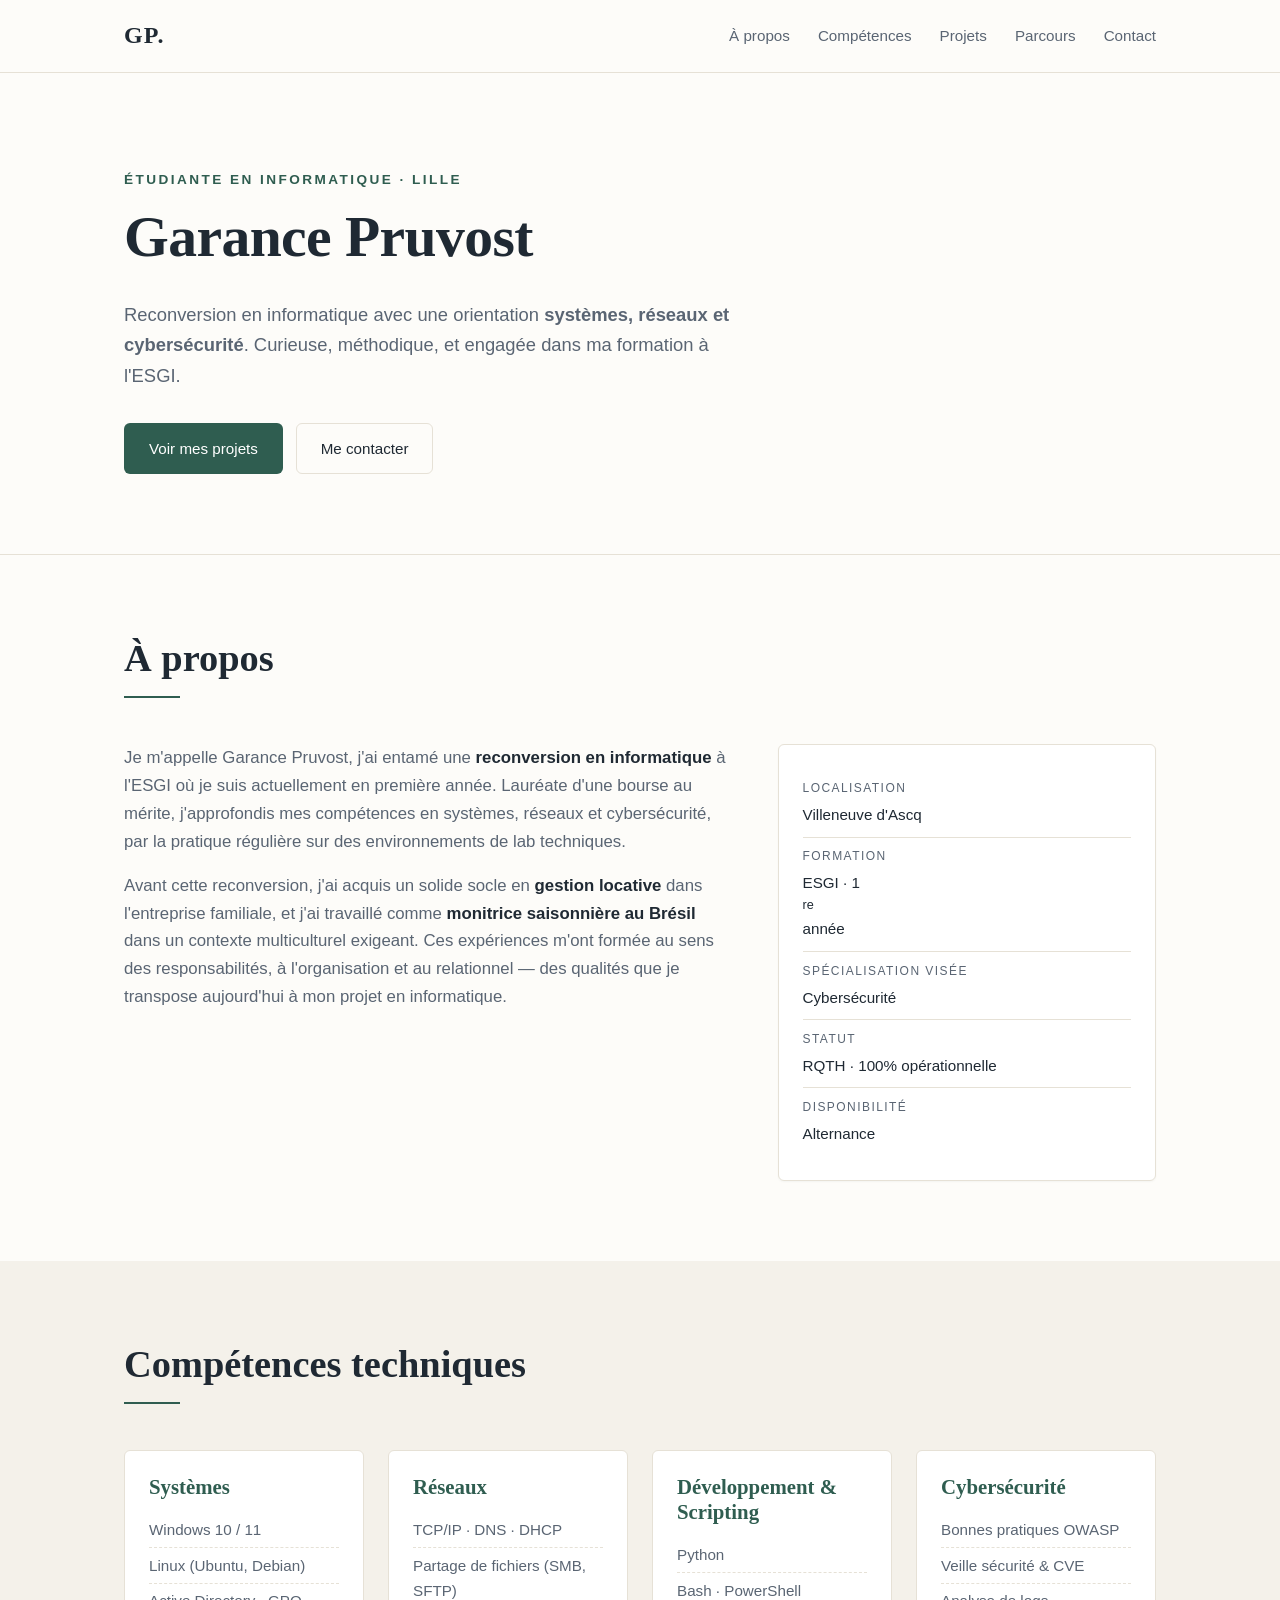
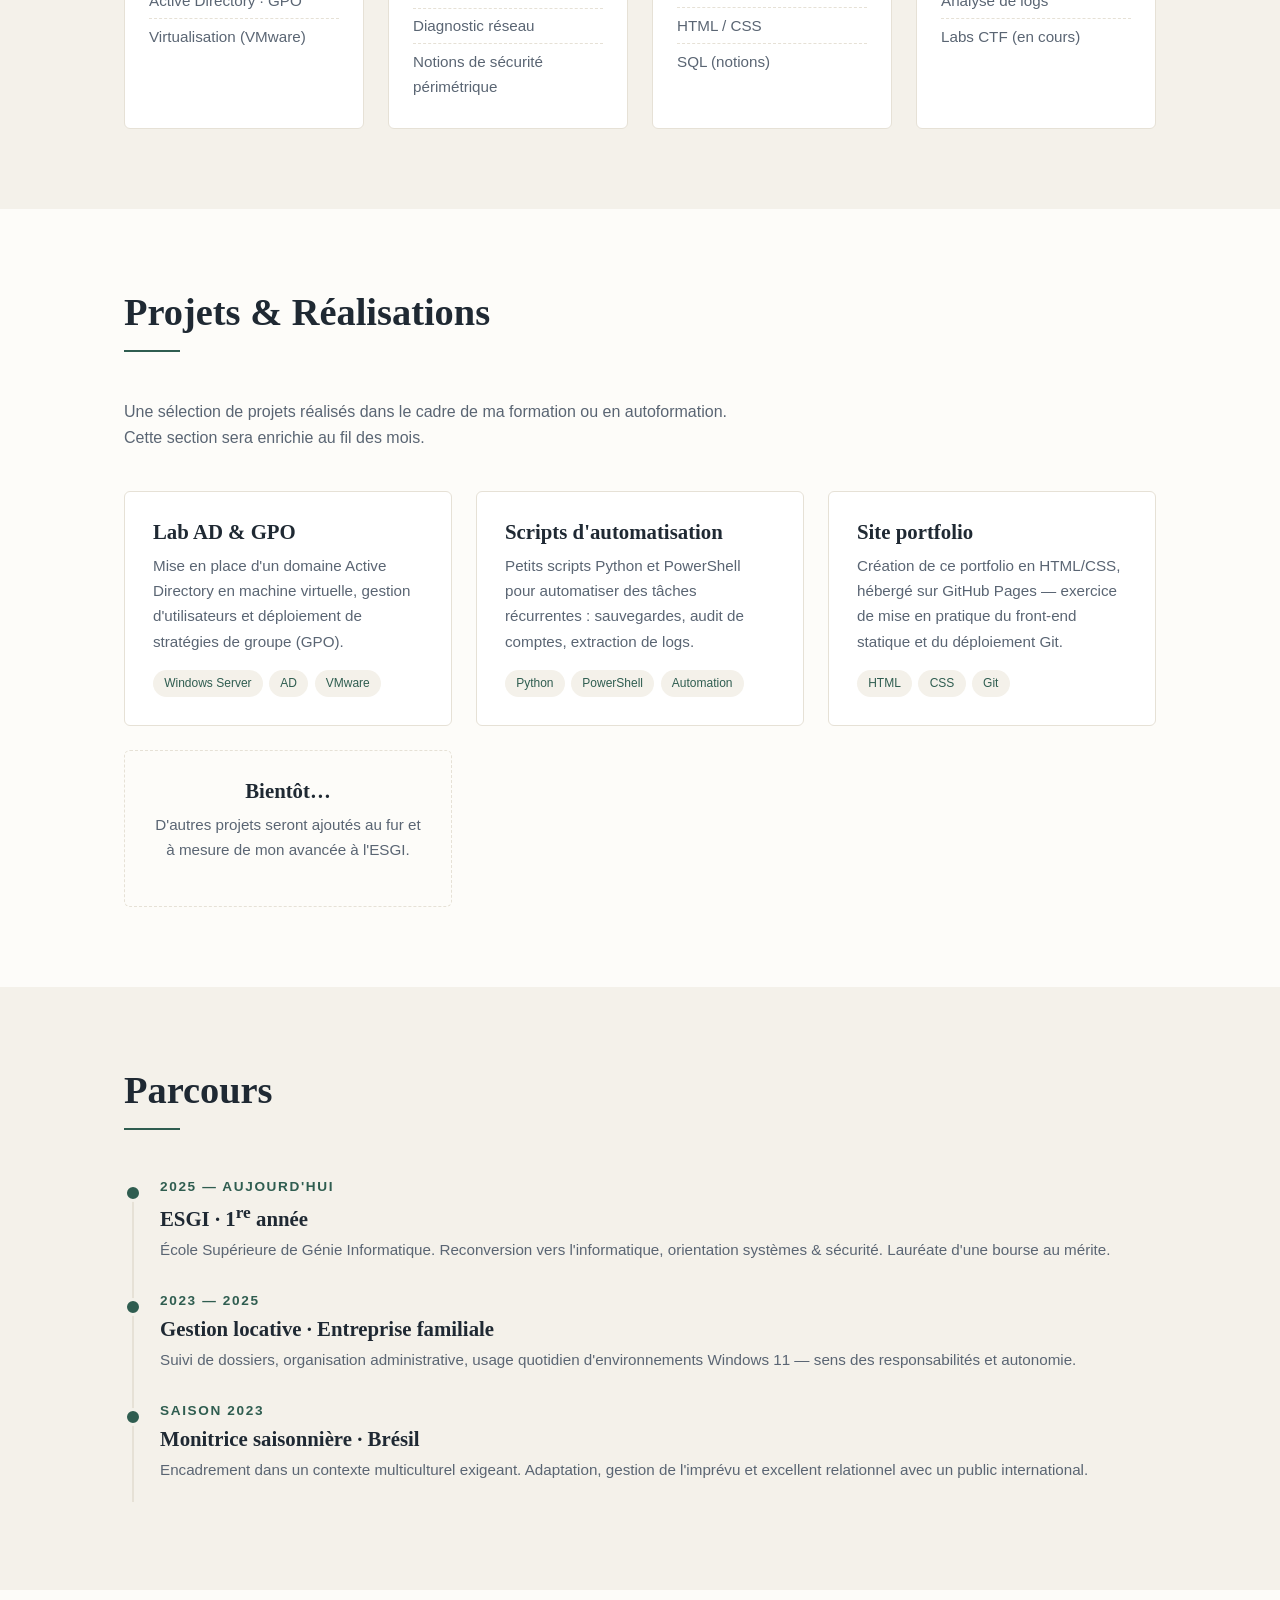
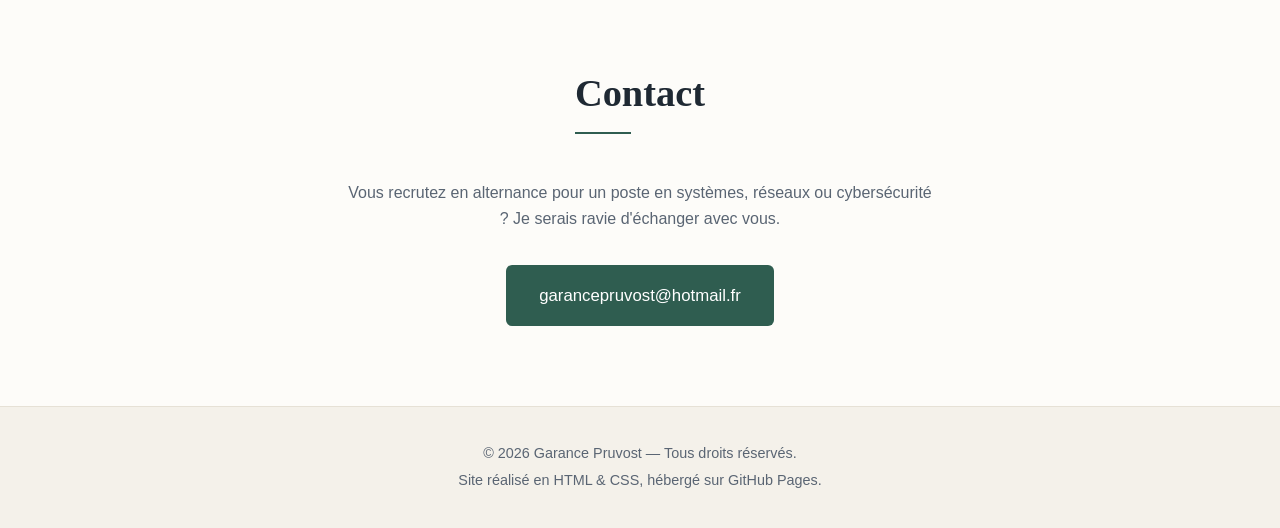
<file: index.html>
<!DOCTYPE html>
<html lang="fr">
<head>
  <meta charset="UTF-8" />
  <meta name="viewport" content="width=device-width, initial-scale=1.0" />
  <title>Garance Pruvost — Portfolio</title>
  <meta name="description" content="Portfolio de Garance Pruvost, étudiante en informatique à l'ESGI, orientée systèmes, réseaux et cybersécurité." />
  <link rel="stylesheet" href="style.css" />
</head>
<body>

  <header class="site-header">
    <nav class="nav">
      <a href="#hero" class="logo">GP.</a>
      <ul class="nav-links">
        <li><a href="#about">À propos</a></li>
        <li><a href="#skills">Compétences</a></li>
        <li><a href="#projects">Projets</a></li>
        <li><a href="#education">Parcours</a></li>
        <li><a href="#contact">Contact</a></li>
      </ul>
    </nav>
  </header>

  <main>

    <section id="hero" class="hero">
      <div class="container">
        <p class="hero-eyebrow">Étudiante en informatique · Lille</p>
        <h1>Garance Pruvost</h1>
        <p class="hero-tagline">
          Reconversion en informatique avec une orientation
          <strong>systèmes, réseaux et cybersécurité</strong>.
          Curieuse, méthodique, et engagée dans ma formation à l'ESGI.
        </p>
        <div class="hero-actions">
          <a href="#projects" class="btn btn-primary">Voir mes projets</a>
          <a href="#contact" class="btn btn-ghost">Me contacter</a>
        </div>
      </div>
    </section>

    <section id="about" class="section">
      <div class="container">
        <h2>À propos</h2>
        <div class="about-grid">
          <div class="about-text">
            <p>
              Je m'appelle Garance Pruvost, j'ai entamé une <strong>reconversion en informatique</strong>
              à l'ESGI où je suis actuellement en première année.
              Lauréate d'une bourse au mérite, j'approfondis mes compétences en
              systèmes, réseaux et cybersécurité, par la pratique régulière sur
              des environnements de lab techniques.
            </p>
            <p>
              Avant cette reconversion, j'ai acquis un solide socle en
              <strong>gestion locative</strong> dans l'entreprise familiale,
              et j'ai travaillé comme <strong>monitrice saisonnière au Brésil</strong>
              dans un contexte multiculturel exigeant. Ces expériences m'ont
              formée au sens des responsabilités, à l'organisation et au
              relationnel — des qualités que je transpose aujourd'hui à mon
              projet en informatique.
            </p>
          </div>
          <aside class="about-card">
            <ul class="about-facts">
              <li><span>Localisation</span>Villeneuve d'Ascq</li>
              <li><span>Formation</span>ESGI · 1<sup>re</sup> année</li>
              <li><span>Spécialisation visée</span>Cybersécurité</li>
              <li><span>Statut</span>RQTH · 100% opérationnelle</li>
              <li><span>Disponibilité</span>Alternance</li>
            </ul>
          </aside>
        </div>
      </div>
    </section>

    <section id="skills" class="section section-alt">
      <div class="container">
        <h2>Compétences techniques</h2>
        <div class="skills-grid">

          <div class="skill-card">
            <h3>Systèmes</h3>
            <ul>
              <li>Windows 10 / 11</li>
              <li>Linux (Ubuntu, Debian)</li>
              <li>Active Directory · GPO</li>
              <li>Virtualisation (VMware)</li>
            </ul>
          </div>

          <div class="skill-card">
            <h3>Réseaux</h3>
            <ul>
              <li>TCP/IP · DNS · DHCP</li>
              <li>Partage de fichiers (SMB, SFTP)</li>
              <li>Diagnostic réseau</li>
              <li>Notions de sécurité périmétrique</li>
            </ul>
          </div>

          <div class="skill-card">
            <h3>Développement &amp; Scripting</h3>
            <ul>
              <li>Python</li>
              <li>Bash · PowerShell</li>
              <li>HTML / CSS</li>
              <li>SQL (notions)</li>
            </ul>
          </div>

          <div class="skill-card">
            <h3>Cybersécurité</h3>
            <ul>
              <li>Bonnes pratiques OWASP</li>
              <li>Veille sécurité &amp; CVE</li>
              <li>Analyse de logs</li>
              <li>Labs CTF (en cours)</li>
            </ul>
          </div>

        </div>
      </div>
    </section>

    <section id="projects" class="section">
      <div class="container">
        <h2>Projets &amp; Réalisations</h2>
        <p class="section-intro">
          Une sélection de projets réalisés dans le cadre de ma formation
          ou en autoformation. Cette section sera enrichie au fil des
          mois.
        </p>

        <div class="projects-grid">

          <article class="project-card">
            <h3>Lab AD &amp; GPO</h3>
            <p>
              Mise en place d'un domaine Active Directory en machine
              virtuelle, gestion d'utilisateurs et déploiement de
              stratégies de groupe (GPO).
            </p>
            <ul class="tags">
              <li>Windows Server</li>
              <li>AD</li>
              <li>VMware</li>
            </ul>
          </article>

          <article class="project-card">
            <h3>Scripts d'automatisation</h3>
            <p>
              Petits scripts Python et PowerShell pour automatiser des
              tâches récurrentes : sauvegardes, audit de comptes,
              extraction de logs.
            </p>
            <ul class="tags">
              <li>Python</li>
              <li>PowerShell</li>
              <li>Automation</li>
            </ul>
          </article>

          <article class="project-card">
            <h3>Site portfolio</h3>
            <p>
              Création de ce portfolio en HTML/CSS, hébergé sur GitHub
              Pages — exercice de mise en pratique du front-end statique
              et du déploiement Git.
            </p>
            <ul class="tags">
              <li>HTML</li>
              <li>CSS</li>
              <li>Git</li>
            </ul>
          </article>

          <article class="project-card project-card-placeholder">
            <h3>Bientôt…</h3>
            <p>
              D'autres projets seront ajoutés au fur et à mesure de mon
              avancée à l'ESGI.
            </p>
          </article>

        </div>
      </div>
    </section>

    <section id="education" class="section section-alt">
      <div class="container">
        <h2>Parcours</h2>
        <ol class="timeline">

          <li class="timeline-item">
            <div class="timeline-date">2025 — aujourd'hui</div>
            <div class="timeline-body">
              <h3>ESGI · 1<sup>re</sup> année</h3>
              <p>
                École Supérieure de Génie Informatique. Reconversion vers
                l'informatique, orientation systèmes &amp; sécurité.
                Lauréate d'une bourse au mérite.
              </p>
            </div>
          </li>

          <li class="timeline-item">
            <div class="timeline-date">2023 — 2025</div>
            <div class="timeline-body">
              <h3>Gestion locative · Entreprise familiale</h3>
              <p>
                Suivi de dossiers, organisation administrative, usage
                quotidien d'environnements Windows 11 — sens des
                responsabilités et autonomie.
              </p>
            </div>
          </li>

          <li class="timeline-item">
            <div class="timeline-date">Saison 2023</div>
            <div class="timeline-body">
              <h3>Monitrice saisonnière · Brésil</h3>
              <p>
                Encadrement dans un contexte multiculturel exigeant.
                Adaptation, gestion de l'imprévu et excellent relationnel
                avec un public international.
              </p>
            </div>
          </li>

        </ol>
      </div>
    </section>

    <section id="contact" class="section">
      <div class="container contact-container">
        <h2>Contact</h2>
        <p>
          Vous recrutez en alternance pour un poste en systèmes,
          réseaux ou cybersécurité ? Je serais ravie d'échanger avec
          vous.
        </p>
        <a class="btn btn-primary btn-lg" href="mailto:garancepruvost@hotmail.fr">
          garancepruvost@hotmail.fr
        </a>
      </div>
    </section>

  </main>

  <footer class="site-footer">
    <div class="container">
      <p>&copy; <span id="year"></span> Garance Pruvost — Tous droits réservés.</p>
      <p class="footer-small">Site réalisé en HTML &amp; CSS, hébergé sur GitHub Pages.</p>
    </div>
  </footer>

  <script>
    document.getElementById('year').textContent = new Date().getFullYear();
  </script>

</body>
</html>
</file>
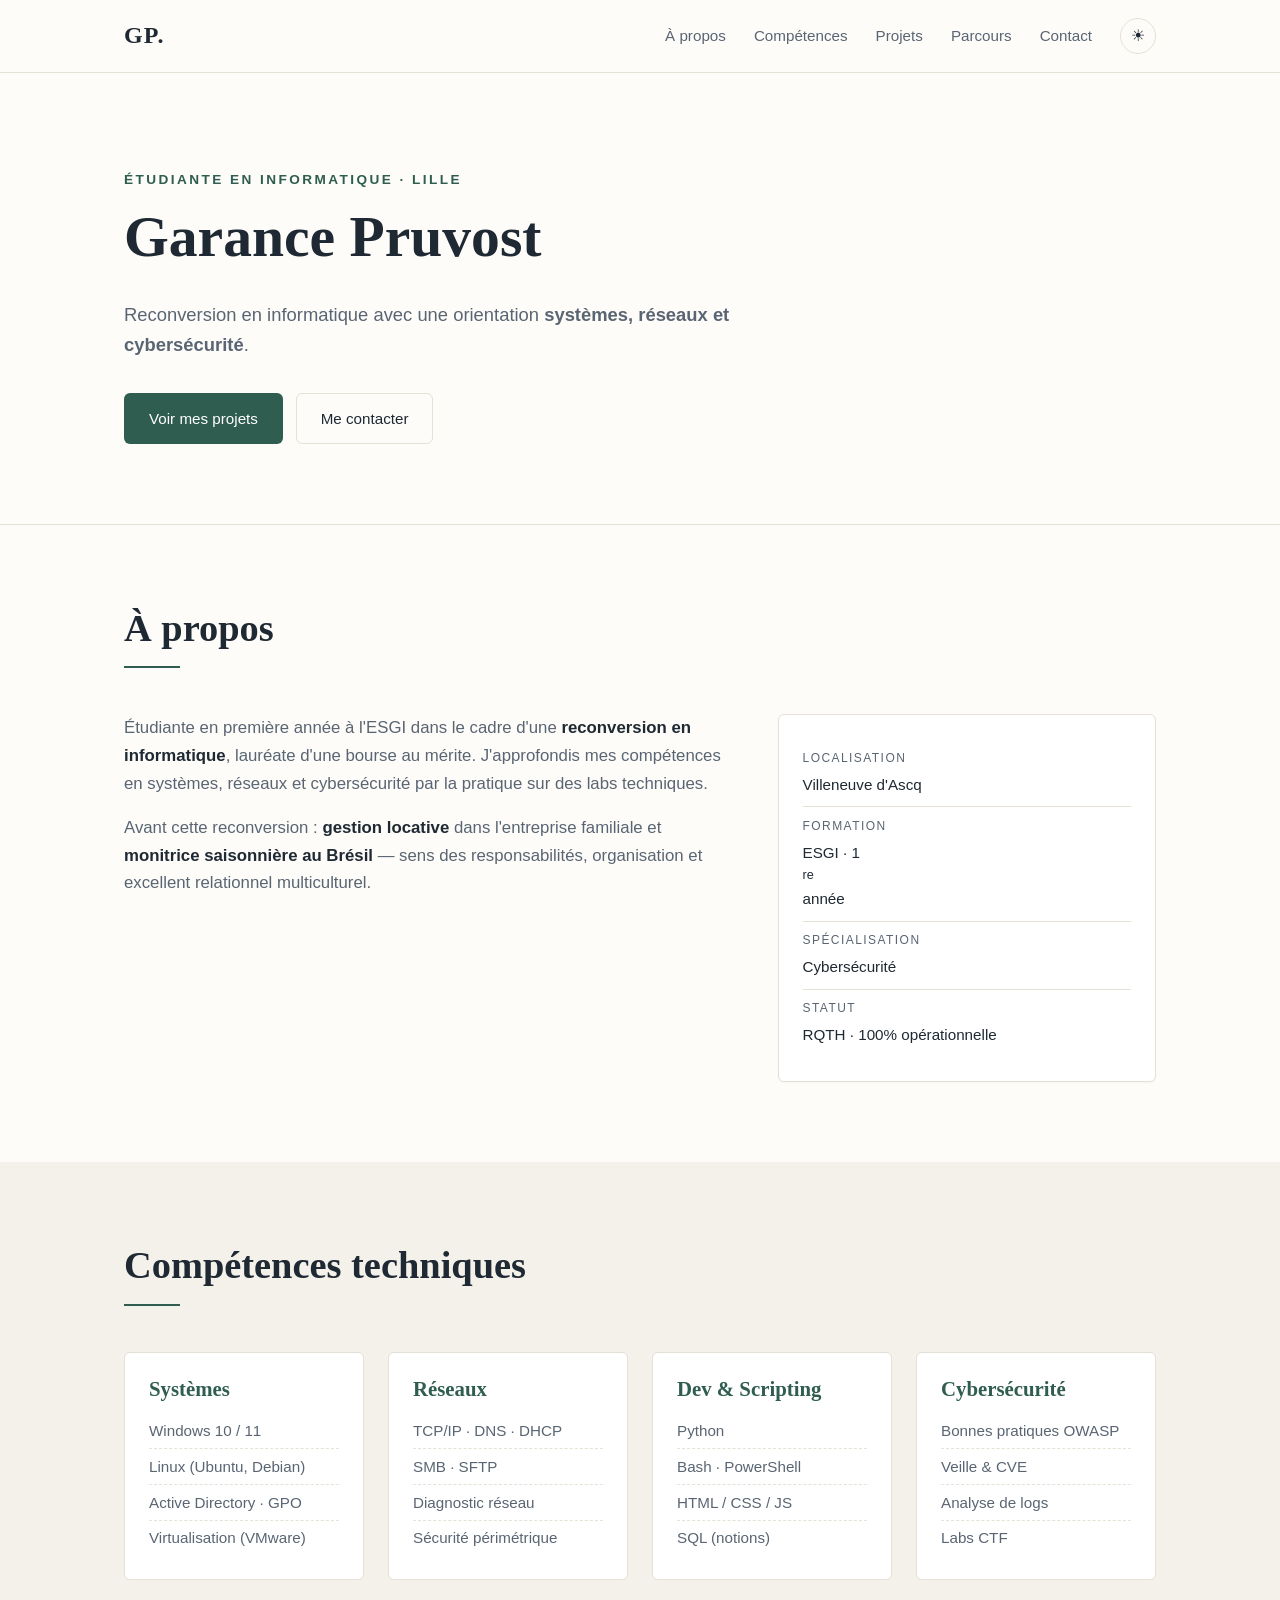
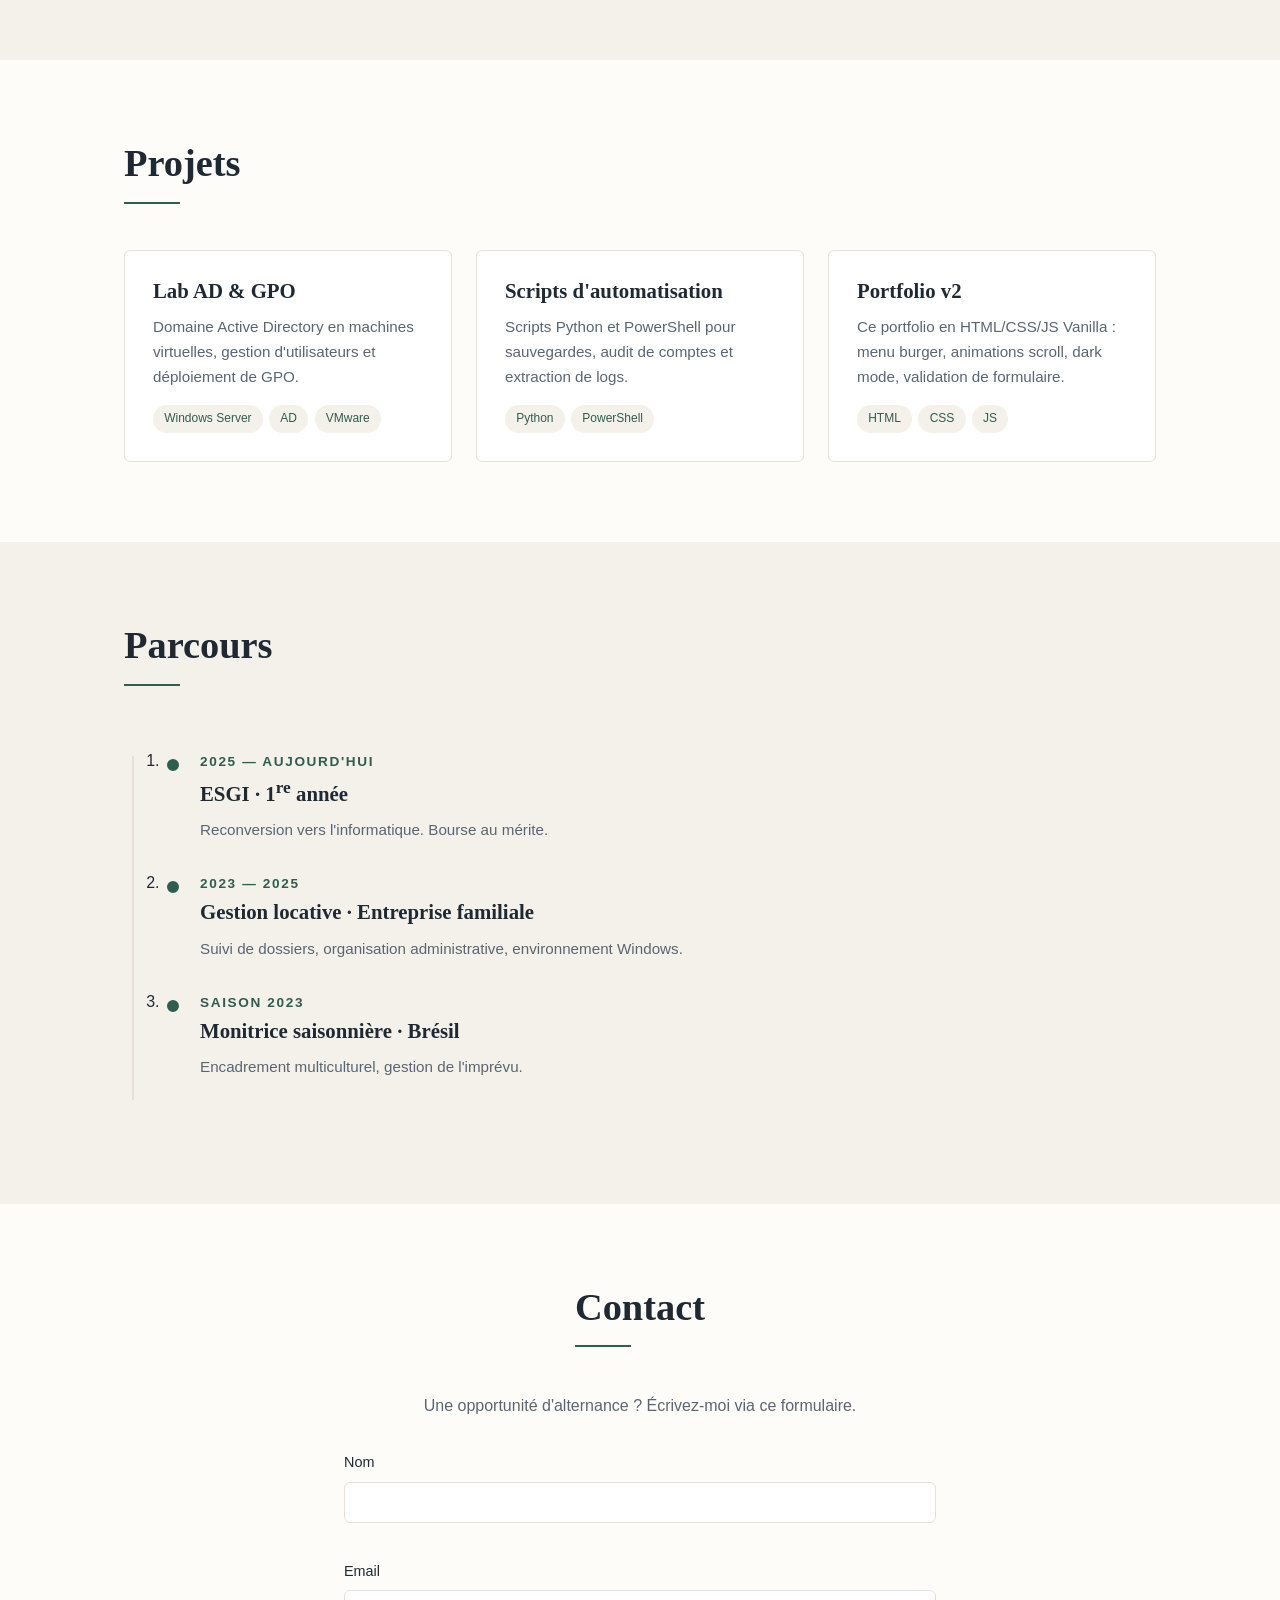
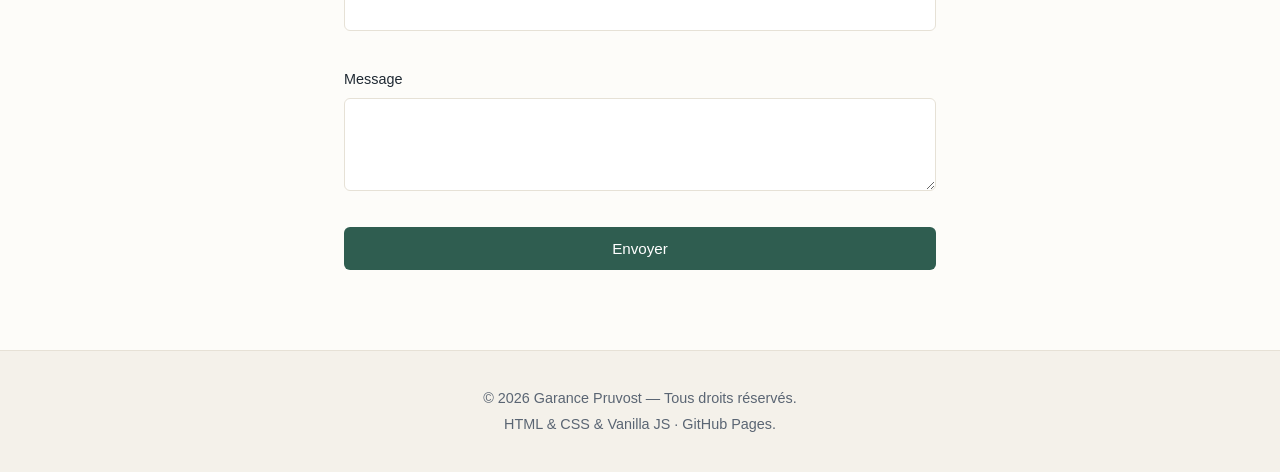
<file: PROMPT 2/index.html>
<!DOCTYPE html>
<html lang="fr">
<head>
  <meta charset="UTF-8" />
  <meta name="viewport" content="width=device-width, initial-scale=1.0" />
  <title>Garance Pruvost — Portfolio</title>
  <meta name="description" content="Portfolio de Garance Pruvost, étudiante en informatique à l'ESGI, orientée systèmes, réseaux et cybersécurité." />
  <link rel="stylesheet" href="style.css" />
</head>
<body>

  <header class="site-header">
    <nav class="nav container">
      <a href="#hero" class="logo">GP.</a>

      <button id="menu-toggle" class="menu-toggle" aria-label="Ouvrir le menu" aria-expanded="false">
        <span></span><span></span><span></span>
      </button>

      <ul id="nav-links" class="nav-links">
        <li><a href="#about">À propos</a></li>
        <li><a href="#skills">Compétences</a></li>
        <li><a href="#projects">Projets</a></li>
        <li><a href="#education">Parcours</a></li>
        <li><a href="#contact">Contact</a></li>
        <li>
          <button id="theme-toggle" class="theme-toggle" aria-label="Basculer le thème">
            <span class="theme-icon">☀</span>
          </button>
        </li>
      </ul>
    </nav>
  </header>

  <main>

    <section id="hero" class="hero reveal">
      <div class="container">
        <p class="hero-eyebrow">Étudiante en informatique · Lille</p>
        <h1>Garance Pruvost</h1>
        <p class="hero-tagline">
          Reconversion en informatique avec une orientation
          <strong>systèmes, réseaux et cybersécurité</strong>.
        </p>
        <div class="hero-actions">
          <a href="#projects" class="btn btn-primary">Voir mes projets</a>
          <a href="#contact" class="btn btn-ghost">Me contacter</a>
        </div>
      </div>
    </section>

    <section id="about" class="section reveal">
      <div class="container">
        <h2>À propos</h2>
        <div class="about-grid">
          <div class="about-text">
            <p>
              Étudiante en première année à l'ESGI dans le cadre d'une
              <strong>reconversion en informatique</strong>, lauréate
              d'une bourse au mérite. J'approfondis mes compétences en
              systèmes, réseaux et cybersécurité par la pratique sur des
              labs techniques.
            </p>
            <p>
              Avant cette reconversion : <strong>gestion locative</strong>
              dans l'entreprise familiale et <strong>monitrice
              saisonnière au Brésil</strong> — sens des responsabilités,
              organisation et excellent relationnel multiculturel.
            </p>
          </div>
          <aside class="about-card">
            <ul class="about-facts">
              <li><span>Localisation</span>Villeneuve d'Ascq</li>
              <li><span>Formation</span>ESGI · 1<sup>re</sup> année</li>
              <li><span>Spécialisation</span>Cybersécurité</li>
              <li><span>Statut</span>RQTH · 100% opérationnelle</li>
            </ul>
          </aside>
        </div>
      </div>
    </section>

    <section id="skills" class="section section-alt reveal">
      <div class="container">
        <h2>Compétences techniques</h2>
        <div class="skills-grid">
          <div class="skill-card">
            <h3>Systèmes</h3>
            <ul>
              <li>Windows 10 / 11</li>
              <li>Linux (Ubuntu, Debian)</li>
              <li>Active Directory · GPO</li>
              <li>Virtualisation (VMware)</li>
            </ul>
          </div>
          <div class="skill-card">
            <h3>Réseaux</h3>
            <ul>
              <li>TCP/IP · DNS · DHCP</li>
              <li>SMB · SFTP</li>
              <li>Diagnostic réseau</li>
              <li>Sécurité périmétrique</li>
            </ul>
          </div>
          <div class="skill-card">
            <h3>Dev &amp; Scripting</h3>
            <ul>
              <li>Python</li>
              <li>Bash · PowerShell</li>
              <li>HTML / CSS / JS</li>
              <li>SQL (notions)</li>
            </ul>
          </div>
          <div class="skill-card">
            <h3>Cybersécurité</h3>
            <ul>
              <li>Bonnes pratiques OWASP</li>
              <li>Veille &amp; CVE</li>
              <li>Analyse de logs</li>
              <li>Labs CTF</li>
            </ul>
          </div>
        </div>
      </div>
    </section>

    <section id="projects" class="section reveal">
      <div class="container">
        <h2>Projets</h2>
        <div class="projects-grid">
          <article class="project-card">
            <h3>Lab AD &amp; GPO</h3>
            <p>Domaine Active Directory en machines virtuelles, gestion d'utilisateurs et déploiement de GPO.</p>
            <ul class="tags"><li>Windows Server</li><li>AD</li><li>VMware</li></ul>
          </article>
          <article class="project-card">
            <h3>Scripts d'automatisation</h3>
            <p>Scripts Python et PowerShell pour sauvegardes, audit de comptes et extraction de logs.</p>
            <ul class="tags"><li>Python</li><li>PowerShell</li></ul>
          </article>
          <article class="project-card">
            <h3>Portfolio v2</h3>
            <p>Ce portfolio en HTML/CSS/JS Vanilla : menu burger, animations scroll, dark mode, validation de formulaire.</p>
            <ul class="tags"><li>HTML</li><li>CSS</li><li>JS</li></ul>
          </article>
        </div>
      </div>
    </section>

    <section id="education" class="section section-alt reveal">
      <div class="container">
        <h2>Parcours</h2>
        <ol class="timeline">
          <li class="timeline-item">
            <div class="timeline-date">2025 — aujourd'hui</div>
            <div class="timeline-body">
              <h3>ESGI · 1<sup>re</sup> année</h3>
              <p>Reconversion vers l'informatique. Bourse au mérite.</p>
            </div>
          </li>
          <li class="timeline-item">
            <div class="timeline-date">2023 — 2025</div>
            <div class="timeline-body">
              <h3>Gestion locative · Entreprise familiale</h3>
              <p>Suivi de dossiers, organisation administrative, environnement Windows.</p>
            </div>
          </li>
          <li class="timeline-item">
            <div class="timeline-date">Saison 2023</div>
            <div class="timeline-body">
              <h3>Monitrice saisonnière · Brésil</h3>
              <p>Encadrement multiculturel, gestion de l'imprévu.</p>
            </div>
          </li>
        </ol>
      </div>
    </section>

    <section id="contact" class="section reveal">
      <div class="container contact-container">
        <h2>Contact</h2>
        <p>Une opportunité d'alternance ? Écrivez-moi via ce formulaire.</p>

        <form id="contact-form" class="contact-form" novalidate>
          <div class="form-row">
            <label for="name">Nom</label>
            <input type="text" id="name" name="name" required minlength="2" />
            <small class="error-msg" data-for="name"></small>
          </div>

          <div class="form-row">
            <label for="email">Email</label>
            <input type="email" id="email" name="email" required />
            <small class="error-msg" data-for="email"></small>
          </div>

          <div class="form-row">
            <label for="message">Message</label>
            <textarea id="message" name="message" rows="4" required minlength="10"></textarea>
            <small class="error-msg" data-for="message"></small>
          </div>

          <button type="submit" class="btn btn-primary">Envoyer</button>
          <p id="form-success" class="form-success" hidden>
            Merci, votre message a bien été pris en compte.
          </p>
        </form>
      </div>
    </section>

  </main>

  <footer class="site-footer">
    <div class="container">
      <p>&copy; <span id="year"></span> Garance Pruvost — Tous droits réservés.</p>
      <p class="footer-small">HTML &amp; CSS &amp; Vanilla JS · GitHub Pages.</p>
    </div>
  </footer>

  <script src="script.js"></script>
</body>
</html>
</file>
<file: style.css>
/* =========================================
   Portfolio — Garance Pruvost
   Style : Élégant clair
   ========================================= */

:root {
  --color-bg: #fdfcf9;
  --color-bg-alt: #f4f1ea;
  --color-surface: #ffffff;
  --color-text: #1f2933;
  --color-text-muted: #5a6573;
  --color-accent: #2f5d50;
  --color-accent-hover: #244840;
  --color-border: #e6e1d6;

  --font-display: "Cormorant Garamond", "Playfair Display", "Georgia", serif;
  --font-body: "Inter", -apple-system, BlinkMacSystemFont, "Segoe UI", Roboto,
    "Helvetica Neue", Arial, sans-serif;

  --radius: 6px;
  --shadow-sm: 0 1px 2px rgba(31, 41, 51, 0.04);
  --shadow-md: 0 4px 16px rgba(31, 41, 51, 0.06);

  --container-width: 1080px;
  --transition: 0.2s ease;
}

/* ---------- Reset / base ---------- */

*,
*::before,
*::after {
  box-sizing: border-box;
}

html {
  scroll-behavior: smooth;
}

body {
  margin: 0;
  font-family: var(--font-body);
  font-size: 16px;
  line-height: 1.65;
  color: var(--color-text);
  background-color: var(--color-bg);
  -webkit-font-smoothing: antialiased;
}

img {
  max-width: 100%;
  display: block;
}

ul {
  list-style: none;
  padding: 0;
  margin: 0;
}

a {
  color: var(--color-accent);
  text-decoration: none;
  transition: color var(--transition);
}

a:hover {
  color: var(--color-accent-hover);
}

h1,
h2,
h3 {
  font-family: var(--font-display);
  font-weight: 600;
  line-height: 1.2;
  color: var(--color-text);
  margin: 0 0 0.5em;
}

h1 {
  font-size: clamp(2.4rem, 5vw, 3.6rem);
  letter-spacing: -0.01em;
}

h2 {
  font-size: clamp(1.8rem, 3vw, 2.4rem);
  margin-bottom: 1.2em;
  position: relative;
  display: inline-block;
}

h2::after {
  content: "";
  display: block;
  width: 56px;
  height: 2px;
  background-color: var(--color-accent);
  margin-top: 0.4em;
}

h3 {
  font-size: 1.3rem;
  font-weight: 600;
}

p {
  margin: 0 0 1em;
}

.container {
  max-width: var(--container-width);
  margin: 0 auto;
  padding: 0 1.5rem;
}

/* ---------- Header / Nav ---------- */

.site-header {
  position: sticky;
  top: 0;
  z-index: 10;
  background-color: rgba(253, 252, 249, 0.92);
  backdrop-filter: blur(8px);
  border-bottom: 1px solid var(--color-border);
}

.nav {
  max-width: var(--container-width);
  margin: 0 auto;
  padding: 1rem 1.5rem;
  display: flex;
  align-items: center;
  justify-content: space-between;
}

.logo {
  font-family: var(--font-display);
  font-size: 1.5rem;
  font-weight: 600;
  color: var(--color-text);
  letter-spacing: 0.05em;
}

.nav-links {
  display: flex;
  gap: 1.75rem;
}

.nav-links a {
  color: var(--color-text-muted);
  font-size: 0.95rem;
  font-weight: 500;
}

.nav-links a:hover {
  color: var(--color-accent);
}

@media (max-width: 640px) {
  .nav-links {
    display: none;
  }
}

/* ---------- Hero ---------- */

.hero {
  padding: 6rem 0 5rem;
  border-bottom: 1px solid var(--color-border);
}

.hero-eyebrow {
  font-size: 0.85rem;
  text-transform: uppercase;
  letter-spacing: 0.18em;
  color: var(--color-accent);
  margin-bottom: 0.8em;
  font-weight: 600;
}

.hero-tagline {
  font-size: 1.15rem;
  color: var(--color-text-muted);
  max-width: 640px;
  margin: 1rem 0 2rem;
}

.hero-actions {
  display: flex;
  gap: 0.8rem;
  flex-wrap: wrap;
}

/* ---------- Buttons ---------- */

.btn {
  display: inline-block;
  padding: 0.75rem 1.5rem;
  border-radius: var(--radius);
  font-weight: 500;
  font-size: 0.95rem;
  border: 1px solid transparent;
  cursor: pointer;
  transition: all var(--transition);
}

.btn-primary {
  background-color: var(--color-accent);
  color: #fff;
}

.btn-primary:hover {
  background-color: var(--color-accent-hover);
  color: #fff;
  transform: translateY(-1px);
  box-shadow: var(--shadow-md);
}

.btn-ghost {
  background-color: transparent;
  color: var(--color-text);
  border-color: var(--color-border);
}

.btn-ghost:hover {
  border-color: var(--color-accent);
  color: var(--color-accent);
}

.btn-lg {
  padding: 1rem 2rem;
  font-size: 1.05rem;
}

/* ---------- Sections ---------- */

.section {
  padding: 5rem 0;
}

.section-alt {
  background-color: var(--color-bg-alt);
}

.section-intro {
  color: var(--color-text-muted);
  max-width: 640px;
  margin-bottom: 2.5rem;
}

/* ---------- About ---------- */

.about-grid {
  display: grid;
  grid-template-columns: 1.6fr 1fr;
  gap: 3rem;
  align-items: start;
}

@media (max-width: 768px) {
  .about-grid {
    grid-template-columns: 1fr;
    gap: 2rem;
  }
}

.about-text p {
  color: var(--color-text-muted);
  font-size: 1.05rem;
}

.about-text strong {
  color: var(--color-text);
  font-weight: 600;
}

.about-card {
  background-color: var(--color-surface);
  border: 1px solid var(--color-border);
  border-radius: var(--radius);
  padding: 1.5rem;
  box-shadow: var(--shadow-sm);
}

.about-facts li {
  display: flex;
  flex-direction: column;
  padding: 0.6rem 0;
  border-bottom: 1px solid var(--color-border);
  font-size: 0.95rem;
}

.about-facts li:last-child {
  border-bottom: none;
}

.about-facts li span {
  font-size: 0.75rem;
  text-transform: uppercase;
  letter-spacing: 0.12em;
  color: var(--color-text-muted);
  margin-bottom: 0.2rem;
}

/* ---------- Skills ---------- */

.skills-grid {
  display: grid;
  grid-template-columns: repeat(auto-fit, minmax(220px, 1fr));
  gap: 1.5rem;
}

.skill-card {
  background-color: var(--color-surface);
  border: 1px solid var(--color-border);
  border-radius: var(--radius);
  padding: 1.5rem;
  transition: transform var(--transition), box-shadow var(--transition);
}

.skill-card:hover {
  transform: translateY(-2px);
  box-shadow: var(--shadow-md);
}

.skill-card h3 {
  margin-bottom: 0.75rem;
  color: var(--color-accent);
}

.skill-card ul li {
  padding: 0.3rem 0;
  color: var(--color-text-muted);
  font-size: 0.95rem;
  border-bottom: 1px dashed var(--color-border);
}

.skill-card ul li:last-child {
  border-bottom: none;
}

/* ---------- Projects ---------- */

.projects-grid {
  display: grid;
  grid-template-columns: repeat(auto-fit, minmax(260px, 1fr));
  gap: 1.5rem;
}

.project-card {
  background-color: var(--color-surface);
  border: 1px solid var(--color-border);
  border-radius: var(--radius);
  padding: 1.75rem;
  transition: transform var(--transition), box-shadow var(--transition);
}

.project-card:hover {
  transform: translateY(-2px);
  box-shadow: var(--shadow-md);
}

.project-card h3 {
  margin-bottom: 0.5rem;
}

.project-card p {
  color: var(--color-text-muted);
  font-size: 0.95rem;
}

.project-card-placeholder {
  background-color: transparent;
  border-style: dashed;
  display: flex;
  flex-direction: column;
  justify-content: center;
  text-align: center;
  color: var(--color-text-muted);
}

.tags {
  display: flex;
  flex-wrap: wrap;
  gap: 0.4rem;
  margin-top: 1rem;
}

.tags li {
  font-size: 0.75rem;
  background-color: var(--color-bg-alt);
  color: var(--color-accent);
  padding: 0.25rem 0.7rem;
  border-radius: 999px;
  font-weight: 500;
}

/* ---------- Timeline (Education) ---------- */

.timeline {
  position: relative;
  margin: 0;
  padding: 0;
  list-style: none;
}

.timeline::before {
  content: "";
  position: absolute;
  left: 8px;
  top: 0.5rem;
  bottom: 0.5rem;
  width: 2px;
  background-color: var(--color-border);
}

.timeline-item {
  position: relative;
  padding-left: 2.25rem;
  padding-bottom: 1.75rem;
}

.timeline-item::before {
  content: "";
  position: absolute;
  left: 0;
  top: 0.5rem;
  width: 18px;
  height: 18px;
  border-radius: 50%;
  background-color: var(--color-accent);
  border: 3px solid var(--color-bg-alt);
}

.timeline-date {
  font-size: 0.85rem;
  text-transform: uppercase;
  letter-spacing: 0.12em;
  color: var(--color-accent);
  font-weight: 600;
  margin-bottom: 0.3rem;
}

.timeline-body h3 {
  margin-bottom: 0.3rem;
}

.timeline-body p {
  color: var(--color-text-muted);
  font-size: 0.95rem;
  margin: 0;
}

/* ---------- Contact ---------- */

.contact-container {
  text-align: center;
  max-width: 640px;
}

.contact-container p {
  color: var(--color-text-muted);
  margin-bottom: 2rem;
}

/* ---------- Footer ---------- */

.site-footer {
  border-top: 1px solid var(--color-border);
  padding: 2rem 0;
  background-color: var(--color-bg-alt);
  text-align: center;
}

.site-footer p {
  margin: 0.2rem 0;
  color: var(--color-text-muted);
  font-size: 0.9rem;
}

.footer-small {
  font-size: 0.8rem;
}

/* ---------- Responsive tweaks ---------- */

@media (max-width: 480px) {
  .hero {
    padding: 4rem 0 3rem;
  }

  .section {
    padding: 3.5rem 0;
  }
}
</file>
<file: PROMPT 2/style.css>
/* =========================================
   Portfolio v2 — Garance Pruvost
   HTML / CSS / Vanilla JS (avec dark mode)
   ========================================= */

:root {
  --color-bg: #fdfcf9;
  --color-bg-alt: #f4f1ea;
  --color-surface: #ffffff;
  --color-text: #1f2933;
  --color-text-muted: #5a6573;
  --color-accent: #2f5d50;
  --color-accent-hover: #244840;
  --color-border: #e6e1d6;
  --color-error: #b3261e;
  --color-success: #2f5d50;

  --font-display: "Cormorant Garamond", "Playfair Display", Georgia, serif;
  --font-body: "Inter", -apple-system, BlinkMacSystemFont, "Segoe UI", Roboto,
    "Helvetica Neue", Arial, sans-serif;

  --radius: 6px;
  --shadow-sm: 0 1px 2px rgba(31, 41, 51, 0.04);
  --shadow-md: 0 4px 16px rgba(31, 41, 51, 0.06);

  --container-width: 1080px;
  --transition: 0.2s ease;
}

[data-theme="dark"] {
  --color-bg: #14181c;
  --color-bg-alt: #1c2127;
  --color-surface: #232a31;
  --color-text: #e6e8eb;
  --color-text-muted: #9aa3ad;
  --color-accent: #7fc8b3;
  --color-accent-hover: #a4d8c8;
  --color-border: #2c333b;
  --shadow-sm: 0 1px 2px rgba(0, 0, 0, 0.4);
  --shadow-md: 0 4px 16px rgba(0, 0, 0, 0.45);
}

/* ---------- Reset / base ---------- */

*,
*::before,
*::after {
  box-sizing: border-box;
}

html {
  scroll-behavior: smooth;
}

body {
  margin: 0;
  font-family: var(--font-body);
  font-size: 16px;
  line-height: 1.65;
  color: var(--color-text);
  background-color: var(--color-bg);
  -webkit-font-smoothing: antialiased;
  transition: background-color var(--transition), color var(--transition);
}

ul {
  list-style: none;
  padding: 0;
  margin: 0;
}

a {
  color: var(--color-accent);
  text-decoration: none;
  transition: color var(--transition);
}

a:hover {
  color: var(--color-accent-hover);
}

h1,
h2,
h3 {
  font-family: var(--font-display);
  font-weight: 600;
  line-height: 1.2;
  color: var(--color-text);
  margin: 0 0 0.5em;
}

h1 {
  font-size: clamp(2.4rem, 5vw, 3.6rem);
}

h2 {
  font-size: clamp(1.8rem, 3vw, 2.4rem);
  margin-bottom: 1.2em;
  position: relative;
  display: inline-block;
}

h2::after {
  content: "";
  display: block;
  width: 56px;
  height: 2px;
  background-color: var(--color-accent);
  margin-top: 0.4em;
}

h3 {
  font-size: 1.3rem;
}

p {
  margin: 0 0 1em;
}

.container {
  max-width: var(--container-width);
  margin: 0 auto;
  padding: 0 1.5rem;
}

/* ---------- Header / Nav ---------- */

.site-header {
  position: sticky;
  top: 0;
  z-index: 10;
  background-color: var(--color-bg);
  border-bottom: 1px solid var(--color-border);
}

.nav {
  padding: 1rem 1.5rem;
  display: flex;
  align-items: center;
  justify-content: space-between;
}

.logo {
  font-family: var(--font-display);
  font-size: 1.5rem;
  font-weight: 600;
  color: var(--color-text);
  letter-spacing: 0.05em;
}

.nav-links {
  display: flex;
  align-items: center;
  gap: 1.75rem;
}

.nav-links a {
  color: var(--color-text-muted);
  font-size: 0.95rem;
  font-weight: 500;
}

.nav-links a:hover {
  color: var(--color-accent);
}

/* Burger */
.menu-toggle {
  display: none;
  flex-direction: column;
  gap: 4px;
  width: 36px;
  height: 36px;
  padding: 8px;
  background: transparent;
  border: 1px solid var(--color-border);
  border-radius: var(--radius);
  cursor: pointer;
}

.menu-toggle span {
  display: block;
  width: 100%;
  height: 2px;
  background-color: var(--color-text);
  transition: transform var(--transition), opacity var(--transition);
}

.menu-toggle[aria-expanded="true"] span:nth-child(1) {
  transform: translateY(6px) rotate(45deg);
}
.menu-toggle[aria-expanded="true"] span:nth-child(2) {
  opacity: 0;
}
.menu-toggle[aria-expanded="true"] span:nth-child(3) {
  transform: translateY(-6px) rotate(-45deg);
}

/* Theme toggle */
.theme-toggle {
  background: transparent;
  border: 1px solid var(--color-border);
  border-radius: 50%;
  width: 36px;
  height: 36px;
  cursor: pointer;
  display: inline-flex;
  align-items: center;
  justify-content: center;
  font-size: 1rem;
  color: var(--color-text);
  transition: border-color var(--transition);
}

.theme-toggle:hover {
  border-color: var(--color-accent);
}

@media (max-width: 768px) {
  .menu-toggle {
    display: flex;
    order: 2;
  }

  .nav-links {
    position: absolute;
    top: 100%;
    left: 0;
    right: 0;
    flex-direction: column;
    gap: 0;
    background-color: var(--color-bg);
    border-bottom: 1px solid var(--color-border);
    padding: 0;
    max-height: 0;
    overflow: hidden;
    transition: max-height 0.3s ease;
  }

  .nav-links.open {
    max-height: 500px;
    padding: 1rem 1.5rem;
  }

  .nav-links li {
    width: 100%;
    padding: 0.6rem 0;
    border-bottom: 1px solid var(--color-border);
  }

  .nav-links li:last-child {
    border-bottom: none;
  }
}

/* ---------- Hero ---------- */

.hero {
  padding: 6rem 0 5rem;
  border-bottom: 1px solid var(--color-border);
}

.hero-eyebrow {
  font-size: 0.85rem;
  text-transform: uppercase;
  letter-spacing: 0.18em;
  color: var(--color-accent);
  margin-bottom: 0.8em;
  font-weight: 600;
}

.hero-tagline {
  font-size: 1.15rem;
  color: var(--color-text-muted);
  max-width: 640px;
  margin: 1rem 0 2rem;
}

.hero-actions {
  display: flex;
  gap: 0.8rem;
  flex-wrap: wrap;
}

/* ---------- Buttons ---------- */

.btn {
  display: inline-block;
  padding: 0.75rem 1.5rem;
  border-radius: var(--radius);
  font-weight: 500;
  font-size: 0.95rem;
  border: 1px solid transparent;
  cursor: pointer;
  transition: all var(--transition);
  font-family: inherit;
}

.btn-primary {
  background-color: var(--color-accent);
  color: #fff;
}

[data-theme="dark"] .btn-primary {
  color: #14181c;
}

.btn-primary:hover {
  background-color: var(--color-accent-hover);
  transform: translateY(-1px);
  box-shadow: var(--shadow-md);
}

.btn-ghost {
  background-color: transparent;
  color: var(--color-text);
  border-color: var(--color-border);
}

.btn-ghost:hover {
  border-color: var(--color-accent);
  color: var(--color-accent);
}

/* ---------- Sections ---------- */

.section {
  padding: 5rem 0;
}

.section-alt {
  background-color: var(--color-bg-alt);
}

/* Reveal animations */
.reveal {
  opacity: 0;
  transform: translateY(20px);
  transition: opacity 0.6s ease, transform 0.6s ease;
}

.reveal.visible {
  opacity: 1;
  transform: translateY(0);
}

/* ---------- About ---------- */

.about-grid {
  display: grid;
  grid-template-columns: 1.6fr 1fr;
  gap: 3rem;
  align-items: start;
}

@media (max-width: 768px) {
  .about-grid {
    grid-template-columns: 1fr;
    gap: 2rem;
  }
}

.about-text p {
  color: var(--color-text-muted);
  font-size: 1.05rem;
}

.about-text strong {
  color: var(--color-text);
}

.about-card {
  background-color: var(--color-surface);
  border: 1px solid var(--color-border);
  border-radius: var(--radius);
  padding: 1.5rem;
  box-shadow: var(--shadow-sm);
}

.about-facts li {
  display: flex;
  flex-direction: column;
  padding: 0.6rem 0;
  border-bottom: 1px solid var(--color-border);
  font-size: 0.95rem;
}

.about-facts li:last-child {
  border-bottom: none;
}

.about-facts li span {
  font-size: 0.75rem;
  text-transform: uppercase;
  letter-spacing: 0.12em;
  color: var(--color-text-muted);
  margin-bottom: 0.2rem;
}

/* ---------- Skills ---------- */

.skills-grid {
  display: grid;
  grid-template-columns: repeat(auto-fit, minmax(220px, 1fr));
  gap: 1.5rem;
}

.skill-card {
  background-color: var(--color-surface);
  border: 1px solid var(--color-border);
  border-radius: var(--radius);
  padding: 1.5rem;
  transition: transform var(--transition), box-shadow var(--transition);
}

.skill-card:hover {
  transform: translateY(-2px);
  box-shadow: var(--shadow-md);
}

.skill-card h3 {
  margin-bottom: 0.75rem;
  color: var(--color-accent);
}

.skill-card ul li {
  padding: 0.3rem 0;
  color: var(--color-text-muted);
  font-size: 0.95rem;
  border-bottom: 1px dashed var(--color-border);
}

.skill-card ul li:last-child {
  border-bottom: none;
}

/* ---------- Projects ---------- */

.projects-grid {
  display: grid;
  grid-template-columns: repeat(auto-fit, minmax(260px, 1fr));
  gap: 1.5rem;
}

.project-card {
  background-color: var(--color-surface);
  border: 1px solid var(--color-border);
  border-radius: var(--radius);
  padding: 1.75rem;
  transition: transform var(--transition), box-shadow var(--transition);
}

.project-card:hover {
  transform: translateY(-2px);
  box-shadow: var(--shadow-md);
}

.project-card p {
  color: var(--color-text-muted);
  font-size: 0.95rem;
}

.tags {
  display: flex;
  flex-wrap: wrap;
  gap: 0.4rem;
  margin-top: 1rem;
}

.tags li {
  font-size: 0.75rem;
  background-color: var(--color-bg-alt);
  color: var(--color-accent);
  padding: 0.25rem 0.7rem;
  border-radius: 999px;
  font-weight: 500;
}

/* ---------- Timeline ---------- */

.timeline {
  position: relative;
}

.timeline::before {
  content: "";
  position: absolute;
  left: 8px;
  top: 0.5rem;
  bottom: 0.5rem;
  width: 2px;
  background-color: var(--color-border);
}

.timeline-item {
  position: relative;
  padding-left: 2.25rem;
  padding-bottom: 1.75rem;
}

.timeline-item::before {
  content: "";
  position: absolute;
  left: 0;
  top: 0.5rem;
  width: 18px;
  height: 18px;
  border-radius: 50%;
  background-color: var(--color-accent);
  border: 3px solid var(--color-bg-alt);
}

.timeline-date {
  font-size: 0.85rem;
  text-transform: uppercase;
  letter-spacing: 0.12em;
  color: var(--color-accent);
  font-weight: 600;
  margin-bottom: 0.3rem;
}

.timeline-body p {
  color: var(--color-text-muted);
  font-size: 0.95rem;
  margin: 0;
}

/* ---------- Contact form ---------- */

.contact-container {
  max-width: 640px;
  text-align: center;
}

.contact-container > p {
  color: var(--color-text-muted);
  margin-bottom: 2rem;
}

.contact-form {
  text-align: left;
  display: grid;
  gap: 1.2rem;
}

.form-row {
  display: flex;
  flex-direction: column;
}

.form-row label {
  font-size: 0.9rem;
  font-weight: 500;
  margin-bottom: 0.4rem;
  color: var(--color-text);
}

.form-row input,
.form-row textarea {
  padding: 0.7rem 0.9rem;
  border: 1px solid var(--color-border);
  border-radius: var(--radius);
  background-color: var(--color-surface);
  font-family: inherit;
  font-size: 0.95rem;
  color: var(--color-text);
  transition: border-color var(--transition);
}

.form-row input:focus,
.form-row textarea:focus {
  outline: none;
  border-color: var(--color-accent);
}

.form-row.has-error input,
.form-row.has-error textarea {
  border-color: var(--color-error);
}

.error-msg {
  color: var(--color-error);
  font-size: 0.8rem;
  margin-top: 0.3rem;
  min-height: 1em;
}

.form-success {
  color: var(--color-success);
  font-weight: 500;
  margin-top: 1rem;
}

/* ---------- Footer ---------- */

.site-footer {
  border-top: 1px solid var(--color-border);
  padding: 2rem 0;
  background-color: var(--color-bg-alt);
  text-align: center;
}

.site-footer p {
  margin: 0.2rem 0;
  color: var(--color-text-muted);
  font-size: 0.9rem;
}

.footer-small {
  font-size: 0.8rem;
}

@media (max-width: 480px) {
  .hero {
    padding: 4rem 0 3rem;
  }

  .section {
    padding: 3.5rem 0;
  }
}
</file>
